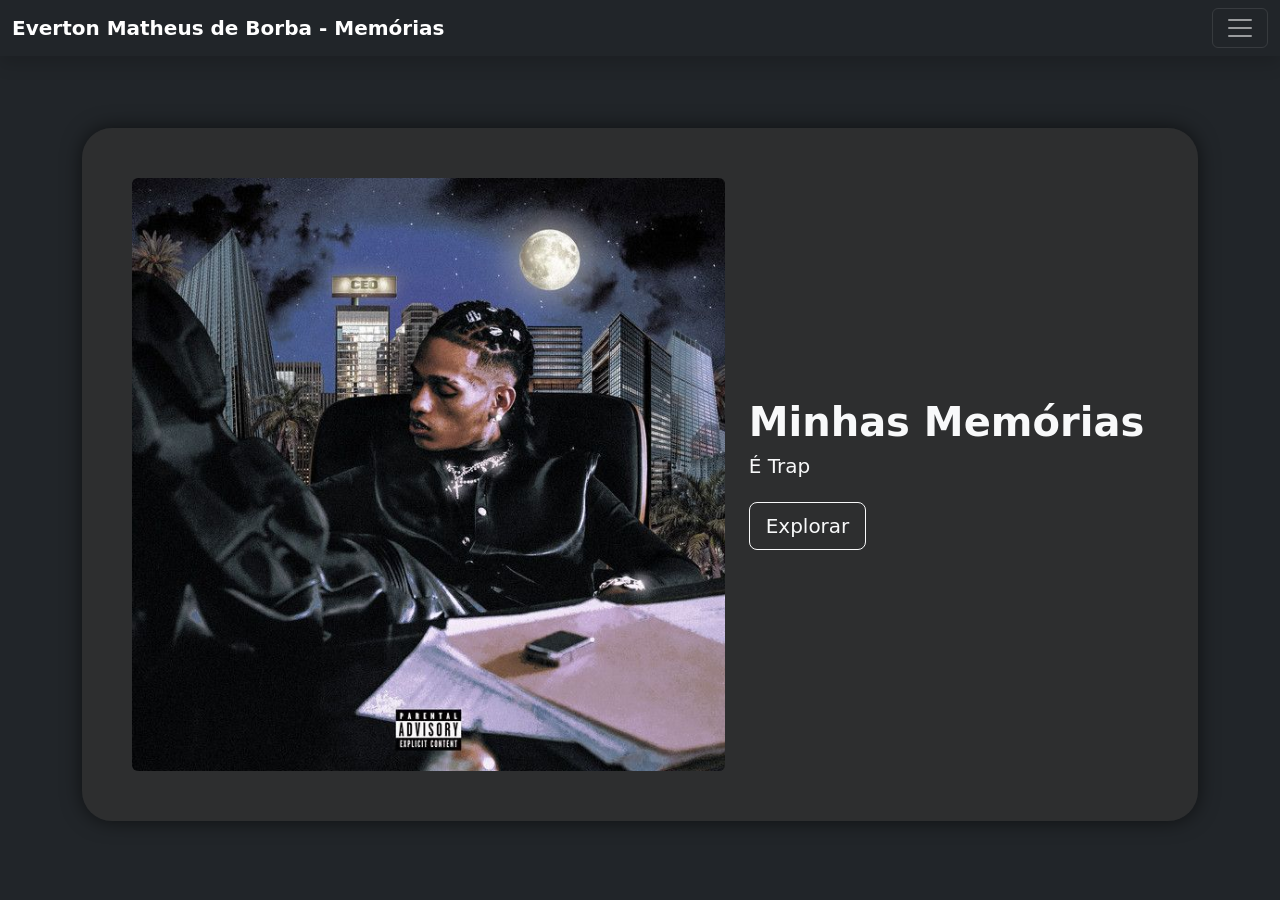
<file: index.html>
<!DOCTYPE html>
<html lang="en">
<head>
  <meta charset="UTF-8">
  <meta name="viewport" content="width=device-width, initial-scale=1.0">
  <link href="https://cdn.jsdelivr.net/npm/bootstrap@5.3.8/dist/css/bootstrap.min.css"
        rel="stylesheet"
        integrity="sha384-sRIl4kxILFvY47J16cr9ZwB07vP4J8+LH7qKQnuqkuIAvNWLzeN8tE5YBujZqJLB"
        crossorigin="anonymous">
        <link rel="stylesheet" href="style.css">

  <title>Document</title>
</head>



<body class="bg-dark text-light"> 

  

  
  <nav class="navbar navbar-dark bg-dark fixed-top shadow">
    <div class="container-fluid">
      <a class="navbar-brand fw-bold" href="#">Everton Matheus de Borba - Memórias</a>
      <button class="navbar-toggler" type="button" data-bs-toggle="offcanvas" data-bs-target="#offcanvasDarkNavbar">
        <span class="navbar-toggler-icon"></span>
      </button>
      <div class="offcanvas offcanvas-end text-bg-dark" id="offcanvasDarkNavbar">
        <div class="offcanvas-header">
          <h5 class="offcanvas-title">Menu</h5>
          <button type="button" class="btn-close btn-close-white" data-bs-dismiss="offcanvas"></button>
        </div>
        <div class="offcanvas-body">
          <ul class="navbar-nav justify-content-end flex-grow-1 pe-3">
            <li class="nav-item"><a class="nav-link active" href="#">Home</a></li>
            <li class="nav-item"><a class="nav-link" href="#">Link</a></li>
            <li class="nav-item dropdown">
              <a class="nav-link dropdown-toggle" href="#" role="button" data-bs-toggle="dropdown">Dropdown</a>
              <ul class="dropdown-menu dropdown-menu-dark">
                <li><a class="dropdown-item" href="#">Action</a></li>
                <li><a class="dropdown-item" href="#">Another action</a></li>
                <li><hr class="dropdown-divider"></li>
                <li><a class="dropdown-item" href="#">Something else here</a></li>
              </ul>
            </li>
          </ul>
          <form class="d-flex mt-3" role="search">
            <input class="form-control me-2 bg-dark text-light border-light" type="search" placeholder="Search"/>
            <button class="btn btn-outline-light" type="submit">Search</button>
          </form>
        </div>
      </div>
    </div>
  </nav>

  
  <div style="margin-top: 80px;"></div>

  <div class="container py-5">
  <div class="caixa-escura d-flex flex-column flex-md-row align-items-center">
    
    
    <div class="col-md-7 d-flex justify-content-center mb-3 mb-md-0">
      <img src="transferir.jfif" class="img-fluid rounded" alt="Minha música favorita">
    </div>

    
    
   
    <div class="col-md-8 text-center text-md-start p-4">
      
      <p class="h1 fw-bold">Minhas Memórias</p>
      <p class="h5 text-light"> É Trap</p>
      <a href="1ano.html" class="btn btn-outline-light btn-lg mt-3">Explorar</a>
    </div>

      
  <section class="container my-5">
    <div class="text-center">
      <h2 class="mb-4">Minha Experiência</h2>
      <p class="fs-5 fst-italic">
        Aqui você pode escrever, em detalhes, como foi estar na escola, o que aprendeu, os momentos marcantes e como isso impactou sua vida.
      </p>
    </div>
  </section>

    
  </div>
</div>


  <script src="https://cdn.jsdelivr.net/npm/bootstrap@5.3.8/dist/js/bootstrap.bundle.min.js"
          integrity="sha384-FKyoEForCGlyvwx9Hj09JcYn3nv7wiPVlz7YYwJrWVcXK/BmnVDxM+D2scQbITxI"
          crossorigin="anonymous"></script>
</body>
</html>
</file>
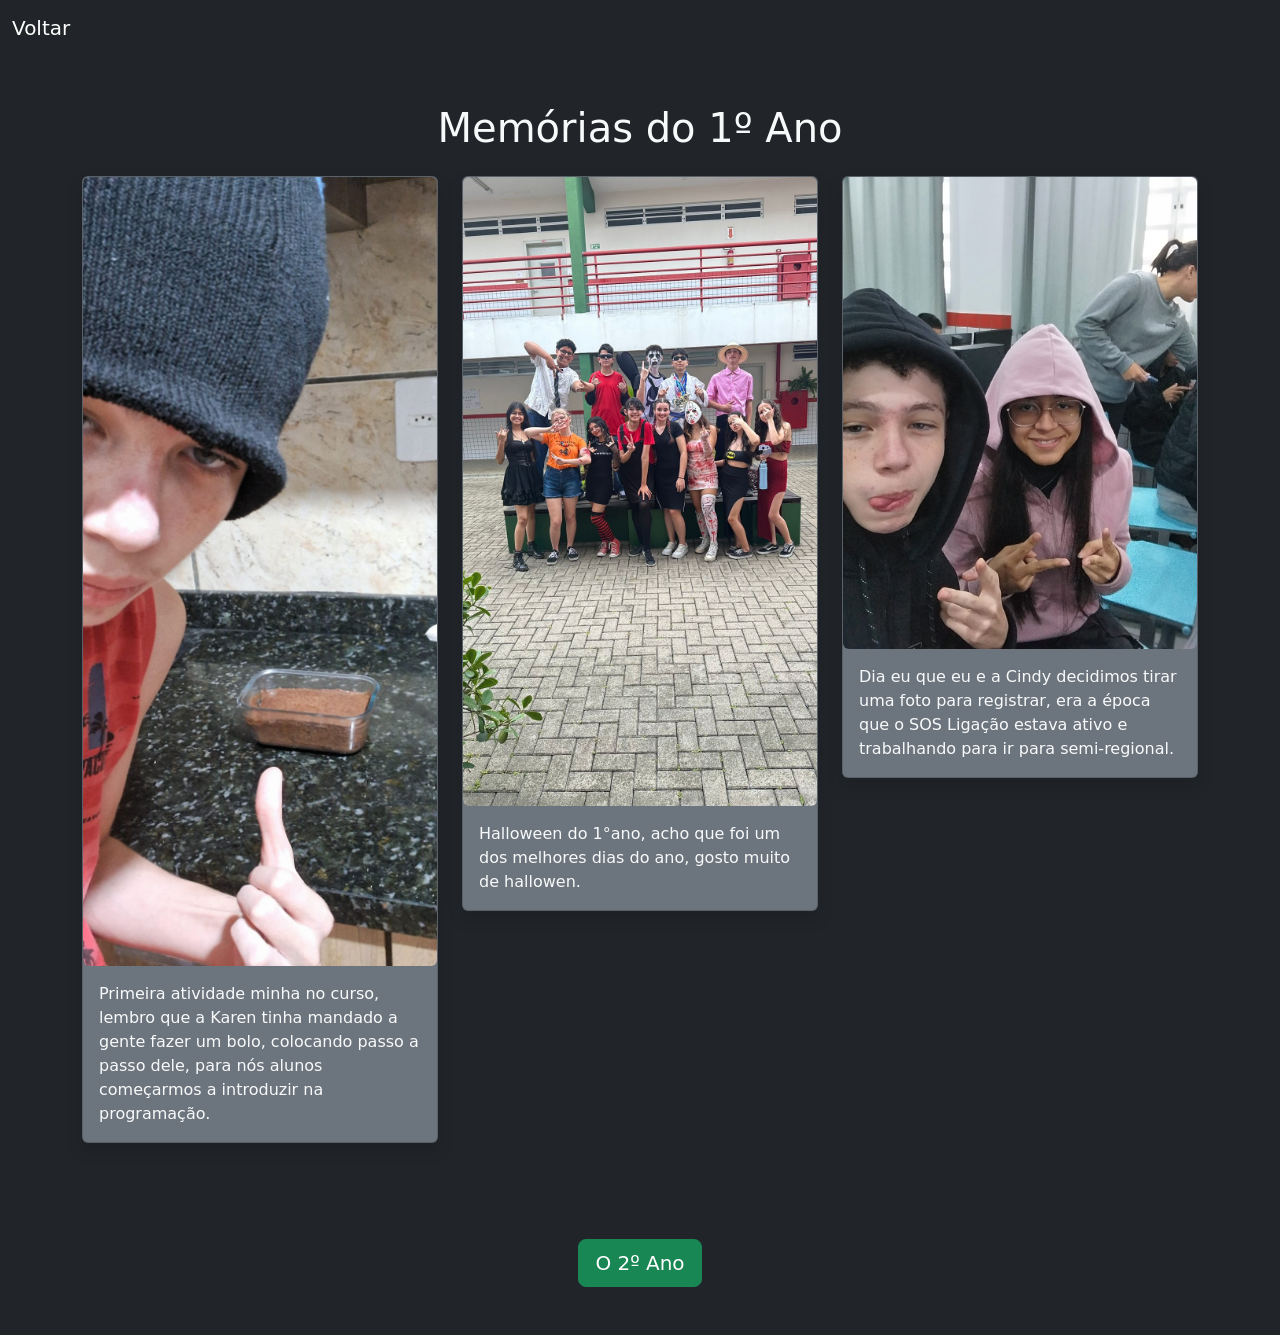
<file: 1ano.html>
<!DOCTYPE html>
<html lang="pt-BR">
<head>
  <meta charset="UTF-8">
  <meta name="viewport" content="width=device-width, initial-scale=1.0">
  <link href="https://cdn.jsdelivr.net/npm/bootstrap@5.3.8/dist/css/bootstrap.min.css" rel="stylesheet">
  <title>Memórias do 1º Ano</title>
</head>
<body class="bg-dark text-light">

  
  <nav class="navbar navbar-dark bg-dark">
    <div class="container-fluid">
      <a class="navbar-brand" href="index.html">Voltar</a>
    </div>
  </nav>

  
  <div class="container py-5">
    <h1 class="text-center mb-4">Memórias do 1º Ano</h1>
    
    <!-- Grid de fotos -->
    <div class="row g-4">
      <div class="col-md-4">
        <div class="card bg-secondary text-light rounded shadow">
          <img src="WhatsApp Image 2026-03-18 at 15.41.22.jpeg" class="card-img-top rounded" alt="Foto 1">
          <div class="card-body">
            <p class="card-text">Primeira atividade minha no curso, lembro que a Karen tinha mandado a gente fazer um bolo, colocando passo a passo dele, para nós alunos começarmos a introduzir na programação.</p>
          </div>
        </div>
      </div>
      
      <div class="col-md-4">
        <div class="card bg-secondary text-light rounded shadow">
          <img src="WhatsApp Image 2026-03-19 at 07.45.33 (1).jpeg" class="card-img-top rounded" alt="Foto 2">
          <div class="card-body">
            <p class="card-text">Halloween do 1°ano, acho que foi um dos melhores dias do ano, gosto muito de hallowen.</p>
          </div>
        </div>
      </div>
      
      <div class="col-md-4">
        <div class="card bg-secondary text-light rounded shadow">
          <img src="WhatsApp Image 2026-03-19 at 07.46.26.jpeg" class="card-img-top rounded" alt="Foto 3">
          <div class="card-body">
            <p class="card-text">Dia eu que eu e a Cindy decidimos tirar uma foto para registrar, era a época que o SOS Ligação estava ativo e trabalhando para ir para semi-regional.</p>
          </div>
        </div>
      </div>
    </div>
  </div>

  <div class="text-center my-5">
  <a href="2ano.html" class="btn btn-success btn-lg">
    O 2º Ano
  </a>
</div>

  <script src="https://cdn.jsdelivr.net/npm/bootstrap@5.3.8/dist/js/bootstrap.bundle.min.js"></script>
</body>
</html>
</file>
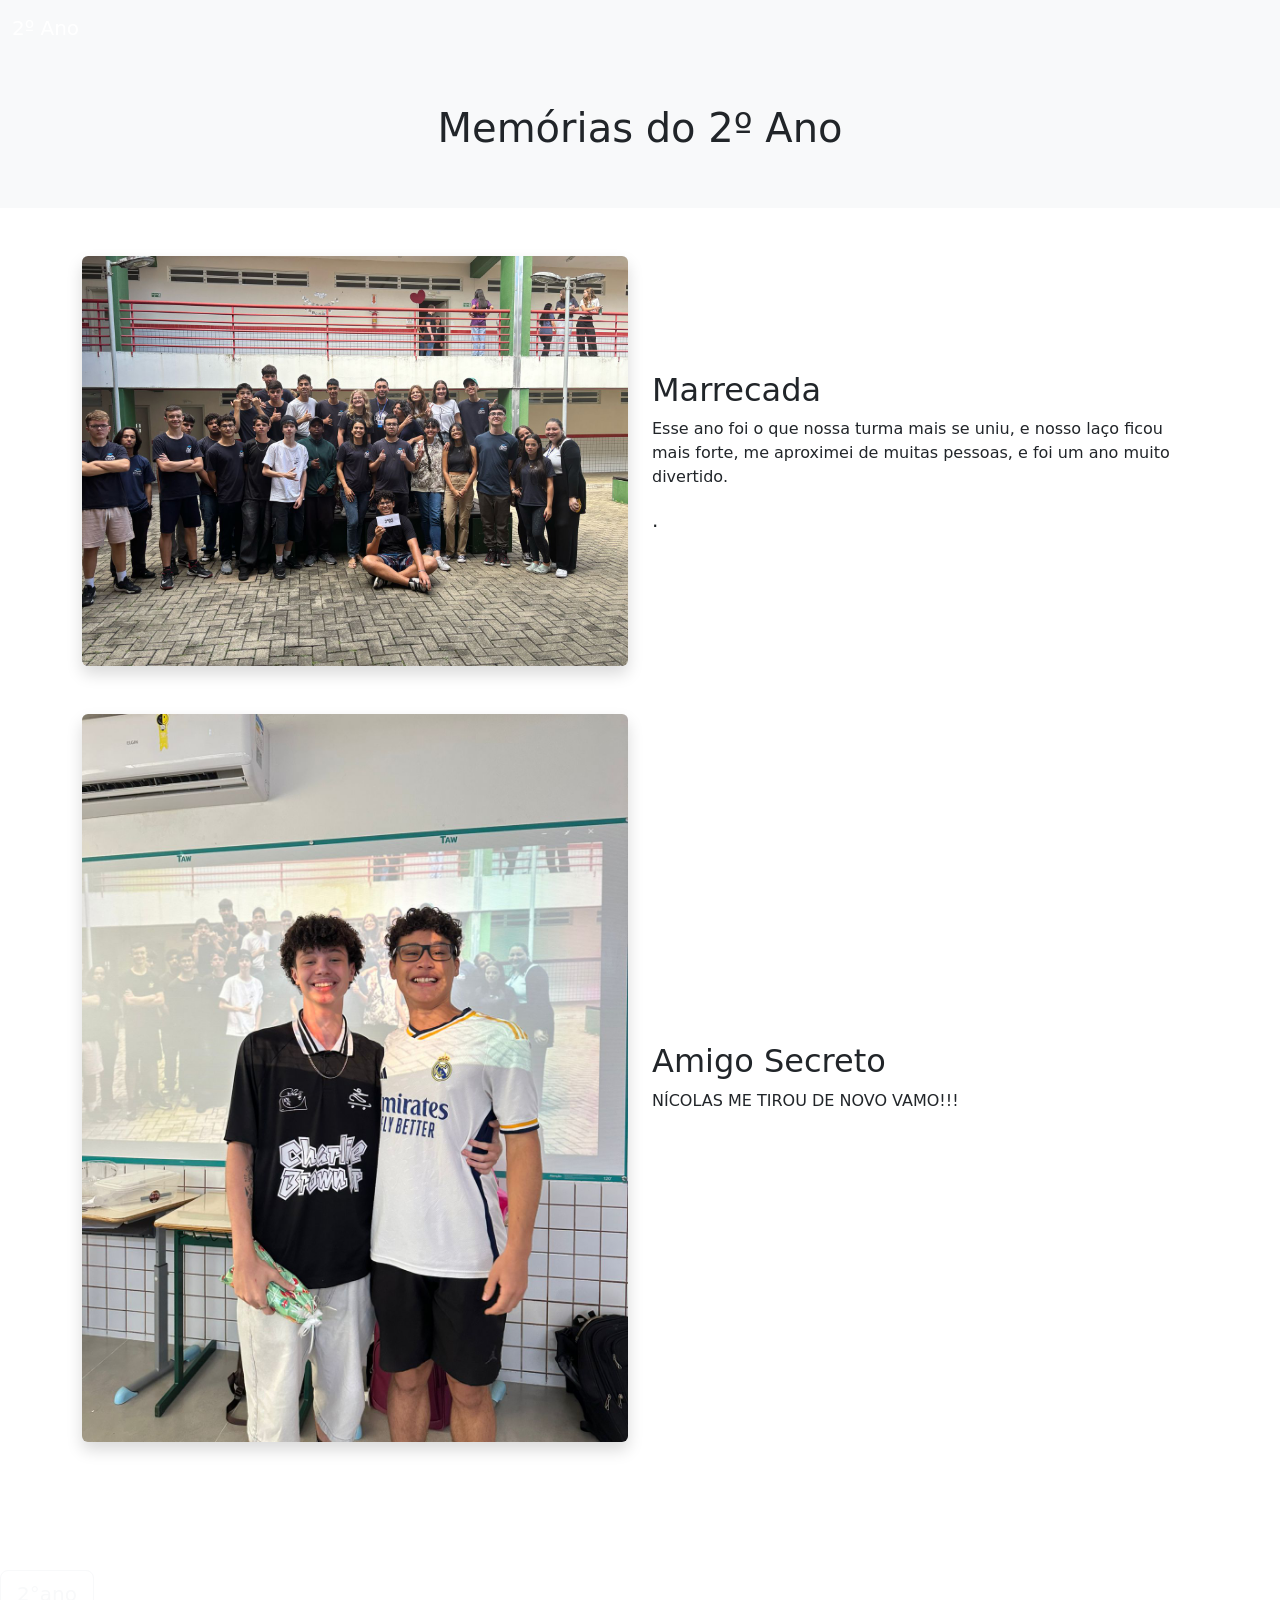
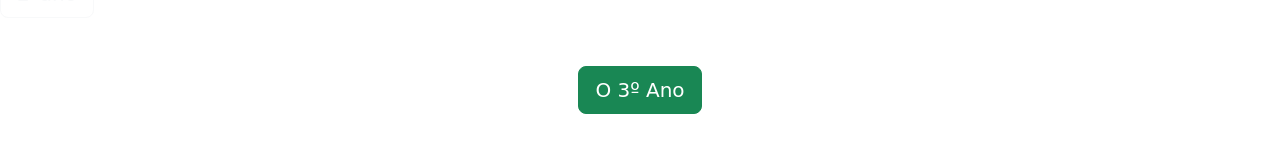
<file: 2ano.html>
<!DOCTYPE html>
<html lang="pt-br">
<head>
  <meta charset="UTF-8">
  <meta name="viewport" content="width=device-width, initial-scale=1">
  <title>Memórias do 2º Ano</title>
  
  <link href="https://cdn.jsdelivr.net/npm/bootstrap@5.3.2/dist/css/bootstrap.min.css" rel="stylesheet">
</head>
<body>

 
  <nav class="navbar navbar-expand-lg navbar-dark bg-light">
    <div class="container-fluid">
      <a class="navbar-brand" href="#">2º Ano</a>
    </div>
  </nav>

 
  <header class="bg-light text-center p-5">
    <h1>Memórias do 2º Ano</h1>
    
  </header>

 
      

  
  <section class="container my-5">
    <div class="row align-items-center">
      <div class="col-md-6">
        <img src="WhatsApp Image 2026-03-19 at 08.41.31.jpeg" class="img-fluid rounded shadow" alt="Foto da turma">
      </div>
      <div class="col-md-6">
        <h2>Marrecada</h2>
        <p class="card-text">Esse ano foi o que nossa turma mais se uniu, e nosso laço ficou mais forte, me aproximei de muitas pessoas, e foi um ano muito divertido.</p>
        
        <p class="fs-5">
          .
        </p>
      </div>
    </div>
  </section>

  <section class="container my-5">
    <div class="row align-items-center">
      <div class="col-md-6">
        <img src="WhatsApp Image 2026-03-19 at 10.30.11 (1).jpeg" class="img-fluid rounded shadow" alt="Foto da turma">
      </div>
      <div class="col-md-6">
        <h2>Amigo Secreto</h2>
        <p class="card-text">NÍCOLAS ME TIROU DE NOVO VAMO!!!</p>
          </div>
        
        <p class="fs-5">
          
        </p>
  </section>

  
       <div class="col-md-8 text-center text-md-start p-4"></div>
     
      
      <a href="2ano.hmtml "class="btn btn-outline-light btn-lg mt-3">2°ano</a>
    </div>

    <div class="text-center my-5">
  <a href="3ano.html" class="btn btn-success btn-lg">
    O 3º Ano
  </a>
</div>


  

  
  <script src="https://cdn.jsdelivr.net/npm/bootstrap@5.3.2/dist/js/bootstrap.bundle.min.js"></script>
</body>
</html>
</file>
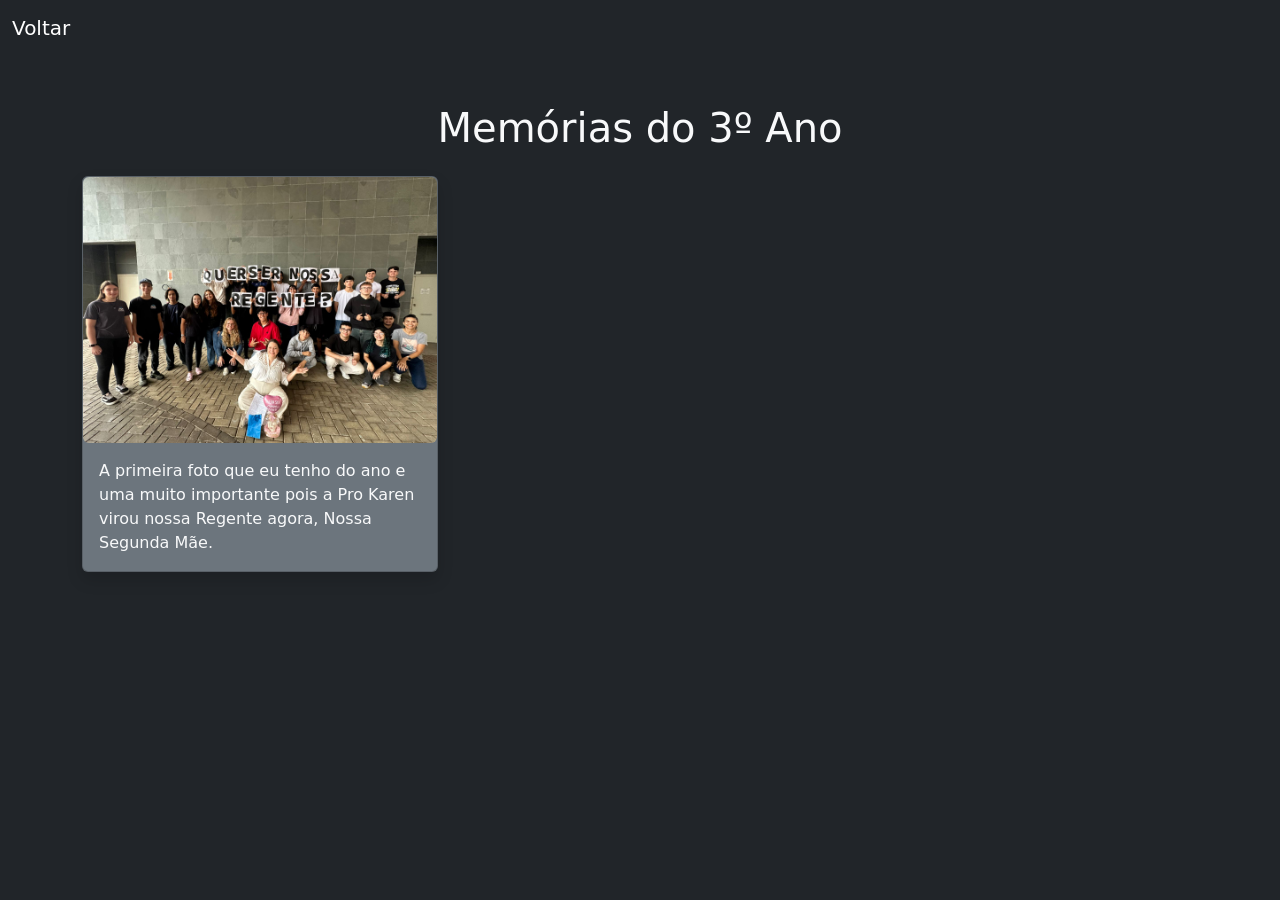
<file: 3ano.html>
<!DOCTYPE html>
<html lang="pt-BR">
<head>
  <meta charset="UTF-8">
  <meta name="viewport" content="width=device-width, initial-scale=1.0">
  <link href="https://cdn.jsdelivr.net/npm/bootstrap@5.3.8/dist/css/bootstrap.min.css" rel="stylesheet">
  <title>Memórias do 3º Ano</title>
</head>
<body class="bg-dark text-light">

  
  <nav class="navbar navbar-dark bg-dark">
    <div class="container-fluid">
      <a class="navbar-brand" href="index.html">Voltar</a>
    </div>
  </nav>

 
  <div class="container py-5">
    <h1 class="text-center mb-4">Memórias do 3º Ano</h1>
    
    
    <div class="row g-4">
      <div class="col-md-4">
        <div class="card bg-secondary text-light rounded shadow">
          <img src="WhatsApp Image 2026-03-19 at 10.24.31 (1).jpeg" class="card-img-top rounded" alt="Foto 1">
          <div class="card-body">
            <p class="card-text">A primeira foto que eu tenho do ano e uma muito importante pois a Pro Karen virou nossa Regente agora, Nossa Segunda Mãe.</p>
          </div>
        </div>
      </div>
      
      

  



  <script src="https://cdn.jsdelivr.net/npm/bootstrap@5.3.8/dist/js/bootstrap.bundle.min.js"></script>
</body>
</html>
</file>
<file: style.css>
.caixa-escura {
  background-color: rgba(50, 50, 50, 0.7);
  border-radius: 30px;                    
  padding: 50px;                           
  box-shadow: 0 0 20px rgba(0,0,0,0.6);    
}
</file>
